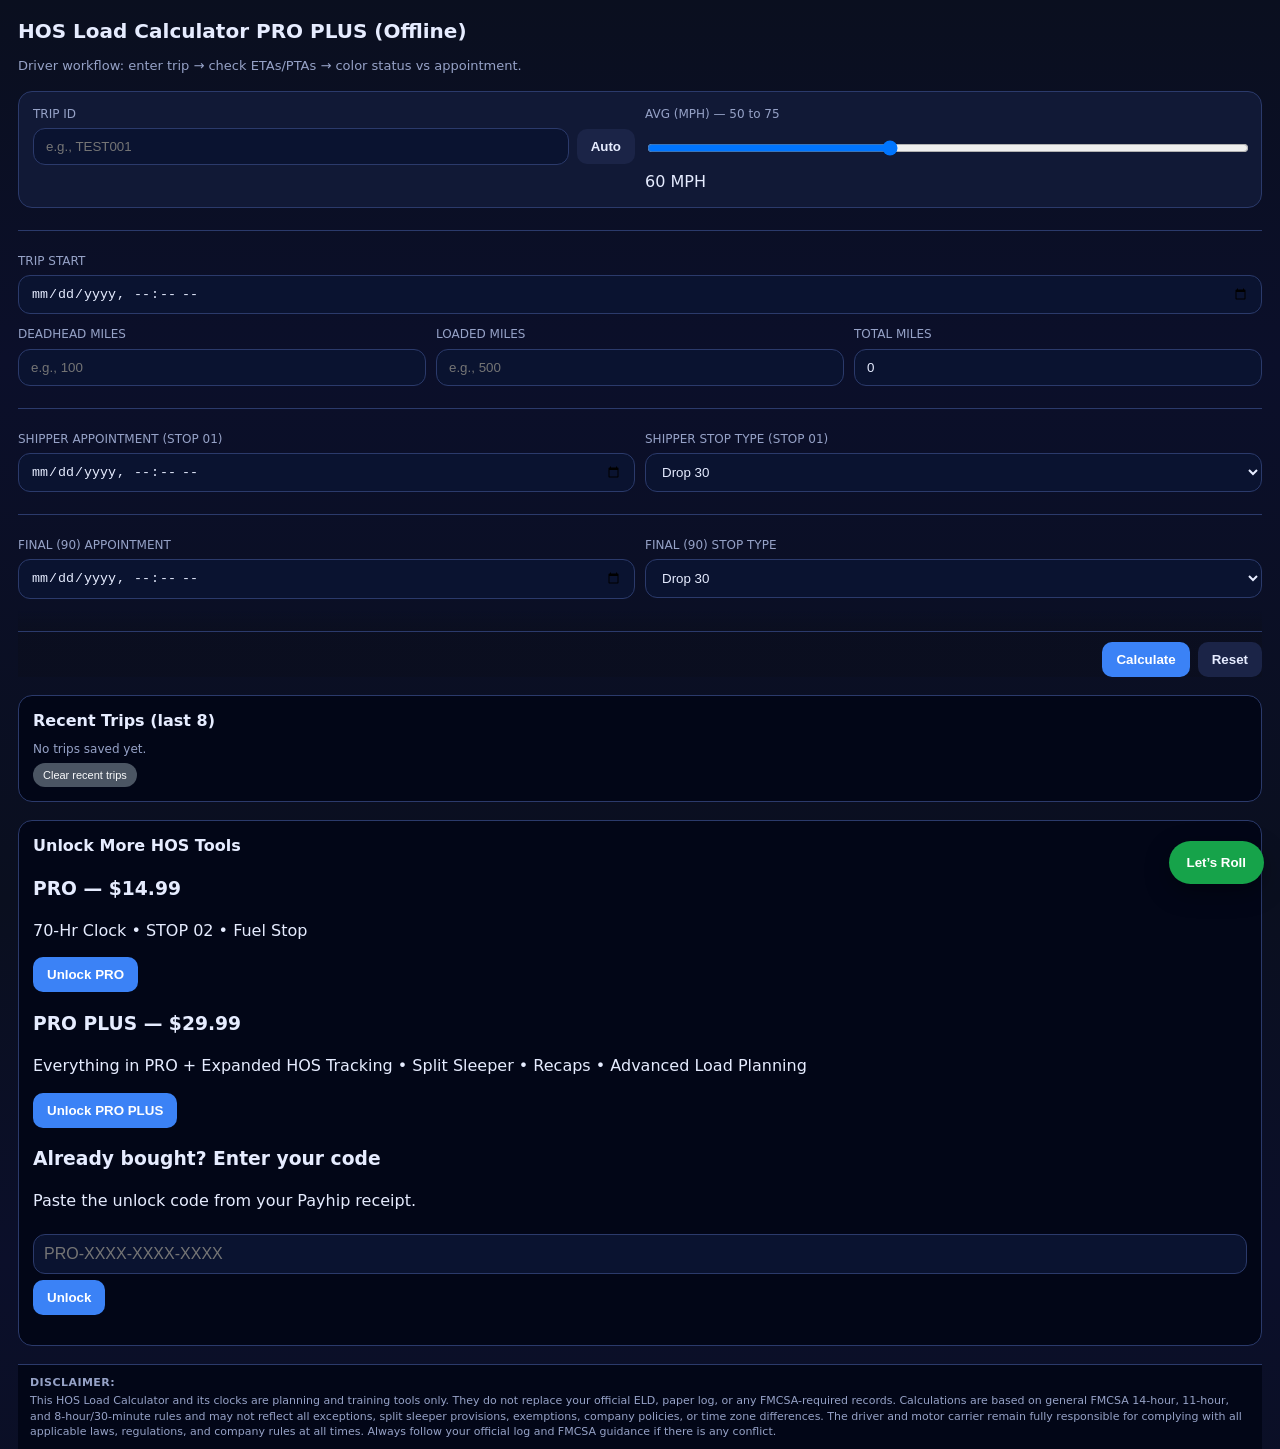
<file: index.html>
<!---
  © 2025 ArtsnCrabs / La'Toya Cramsey
 HOS Load Calculator PRO Plus (PWA Version)
 Version: Master-v7.0.0
  All rights reserved.

  This software and its associated assets (HTML, CSS, JavaScript, design,
  service worker, manifest, icons, and logic) are protected under U.S.
  intellectual property laws. No part of this application may be copied,
  reproduced, modified, sold, or distributed without explicit written
  permission from the owner.

  PRO PLUS VERSION:
- Includes all Base and PRO features
- 70-Hr / 8-Day clock tracking
- Optional STOP 02 (mid-stop) with miles split and ETA/PTA
- Optional fuel stop
- Expanded duty status tracking:
  On Duty, Driving, Break (30 min), Off Duty, Sleeper Berth, Off (End Day)
- Split Sleeper Analysis
- Recaps
- Latest Dispatch Time
- Appointment Feasibility
- Enhanced load planning and run-status decision support
-->
<!doctype html>
<html lang="en">
<head>
<meta charset="utf-8" />
<meta name="viewport" content="width=device-width,initial-scale=1" />
<title>HOS Load Calculator Pro Plus (Offline)</title>
<meta name="theme-color" content="#0f172a" />
  <link rel="manifest" href="/manifest.webmanifest">
  <link rel="stylesheet" href="styles.css">
<script>
  if ('serviceWorker' in navigator) {
 window.addEventListener('load', () => {
      navigator.serviceWorker.register('/sw.js')
        .then(reg => console.log('Service Worker registered!'))
        .catch(err => console.log('Service Worker failed: ', err));
    });
  }
</script>

<link rel="icon" sizes="192x192" href="icons/icon-192.png">
<link rel="apple-touch-icon" href="icons/icon-180.png">
</head>
<body>  
  <h1>HOS Load Calculator PRO PLUS (Offline)</h1>
  <div class="sub">Driver workflow: enter trip → check ETAs/PTAs → color status vs appointment.</div>

  <div class="grid">
    <div class="card">
      <div class="row cols-2">
        <div>
          <div class="label">TRIP ID</div>
          <div class="inline">
            <input id="tripId" placeholder="e.g., TEST001" />
            <button class="btn mutebtn" id="genId">Auto</button>
          </div>
        </div>
       <div>
  <div class="label">AVG (MPH) — 50 to 75</div>
  <input type="range" id="mph" min="50" max="75" value="60" step="1">
  <div class="val-display"><span id="mphVal">60</span> MPH</div>
</div>
<div id="proplus-cargo-weight">
  <div class="label">CARGO WEIGHT BRACKET</div>
<select id="cargoWeight" style="width:100%; padding:8px; border-radius:4px; border:1px solid #334155; background:#0f172a; color:#fff; font-family: inherit;">
    <option value="0">Empty / Light (0 - 19,999 lbs)</option>
    <option value="20000">Medium (20,000 - 40,000 lbs)</option>
    <option value="41000">Heavy (41,000 - 60,000 lbs)</option>
    <option value="61000">Max Load (61,000 - 80,000 lbs)</option>
  </select>
</div>
        </div>
      </div>

      <div class="hr"></div>
      <div class="row">
        <div>
          <div class="label">TRIP START</div>
          <input id="tripStart" type="datetime-local" />
        </div>
      </div>

      <div class="row cols-3">
        <div>
          <div class="label">DEADHEAD MILES</div>
          <input id="deadhead" type="number" inputmode="decimal" min="0" placeholder="e.g., 100" />
        </div>
        <div>
          <div class="label">LOADED MILES</div>
          <input id="loaded" type="number" inputmode="decimal" min="0" placeholder="e.g., 500" />
        </div>
        <div>
          <div class="label">TOTAL MILES</div>
          <input id="total" type="number" readonly tabindex="-1" />
        </div>
      </div>

      <div class="hr"></div>

      <div class="row cols-2">
        <div>
          <div class="label">SHIPPER APPOINTMENT (STOP 01)</div>
          <input id="shipperAppt" type="datetime-local" />
        </div>
        <div>
          <div class="label">SHIPPER STOP TYPE (STOP 01)</div>
          <select id="shipperStop">
            <option value="DROP30">Drop 30</option>
            <option value="DROP60">Drop 60</option>
            <option value="LIVE60">Live 60</option>
            <option value="LIVE120">Live 120</option>
            <option value="BACKHAUL90">Backhaul 90</option>
          </select>
        </div>
      </div>

      <!-- OPTIONAL STOP 02 (mid-stop) -->
<div id="pro-stop02">
  <div class="hr"></div>
  <div class="row">
        <div class="inline">
          <input id="stop2Enabled" type="checkbox" />
          <span class="pill">Enable STOP 02 (mid-stop)</span>
        </div>
      </div>

      <div id="stop2Fields" class="row cols-3" style="display:none">
        <div>
          <div class="label">STOP 02 APPOINTMENT</div>
          <input id="stop2Appt" type="datetime-local" />
        </div>
        <div>
          <div class="label">STOP 02 STOP TYPE</div>
          <select id="stop2Stop">
            <option value="DROP30">Drop 30</option>
            <option value="DROP60">Drop 60</option>
            <option value="LIVE60">Live 60</option>
            <option value="LIVE120">Live 120</option>
            <option value="BACKHAUL90">Backhaul 90</option>
          </select>
        </div>
        <div>
          <div class="label">MILES TO STOP 02 (of loaded)</div>
<input id="milesToStop2" type="number" inputmode="decimal" min="0" placeholder="e.g., 200" />
</div>
</div>
</div>
<!-- /STOP 02 -->

      <div class="hr"></div>

      <div class="row cols-2">
        <div>
          <div class="label">FINAL (90) APPOINTMENT</div>
          <input id="consAppt" type="datetime-local" />
        </div>
        <div>
          <div class="label">FINAL (90) STOP TYPE</div>
          <select id="consStop">
            <option value="DROP30">Drop 30</option>
            <option value="DROP60">Drop 60</option>
            <option value="LIVE60">Live 60</option>
            <option value="LIVE120">Live 120</option>
            <option value="BACKHAUL90">Backhaul 90</option>
          </select>
        </div>
      </div>

      <!-- FUEL STOP (single, clean block) -->
<div id="pro-fuel-stop">
  <div class="hr"></div>
  <div class="row cols-3">
        <!-- Enable fuel stop -->
        <div>
          <div class="label">FUEL STOP (Optional)</div>
          <div class="inline">
            <input id="fuelEnabled" type="checkbox" />
            <span class="pill">On-duty — no drive / break</span>
          </div>
        </div>

        <!-- Fuel time in minutes -->
        <div>
          <div class="label">FUEL TIME (MINUTES)</div>
          <input
            id="fuelMinutes"
            type="number"
            min="5"
            step="5"
            value="30"
            inputmode="numeric"
          />
        </div>

        <!-- Fuel timing location -->
        <div>
          <div class="label">FUEL TIMING</div>
          <select id="fuelWhen">
            <option value="before">Before shipper</option>
            <option value="afterShipper" selected>After shipper</option>
            <option value="afterConsignee">After final (90)</option>
          </select>
        </div>
      </div>
  </div>
      <!-- /FUEL STOP -->
            <!-- RECAP INPUTS -->
<div id="proplus-recaps">
  <div class="hr"></div>
      <div class="row">
        <div class="label">70-HR / 8-DAY RECAP INPUTS (OLDER → NEWER)</div>
      </div>

      <div class="row cols-3">
        <div>
          <div class="label">DAY 1 HOURS USED</div>
          <input id="recapDay1" type="number" inputmode="decimal" min="0" max="14" step="0.25" placeholder="e.g., 8" />
        </div>
        <div>
          <div class="label">DAY 2 HOURS USED</div>
          <input id="recapDay2" type="number" inputmode="decimal" min="0" max="14" step="0.25" placeholder="e.g., 9" />
        </div>
        <div>
          <div class="label">DAY 3 HOURS USED</div>
          <input id="recapDay3" type="number" inputmode="decimal" min="0" max="14" step="0.25" placeholder="e.g., 7" />
        </div>
      </div>

      <div class="row cols-3">
        <div>
          <div class="label">DAY 4 HOURS USED</div>
          <input id="recapDay4" type="number" inputmode="decimal" min="0" max="14" step="0.25" placeholder="e.g., 10" />
        </div>
        <div>
          <div class="label">DAY 5 HOURS USED</div>
          <input id="recapDay5" type="number" inputmode="decimal" min="0" max="14" step="0.25" placeholder="e.g., 8" />
        </div>
        <div>
          <div class="label">DAY 6 HOURS USED</div>
          <input id="recapDay6" type="number" inputmode="decimal" min="0" max="14" step="0.25" placeholder="e.g., 9" />
        </div>
      </div>

      <div class="row cols-2">
        <div>
          <div class="label">DAY 7 HOURS USED</div>
          <input id="recapDay7" type="number" inputmode="decimal" min="0" max="14" step="0.25" placeholder="e.g., 6" />
        </div>
        <div>
          <div class="label">DAY 8 HOURS USED</div>
          <input id="recapDay8" type="number" inputmode="decimal" min="0" max="14" step="0.25" placeholder="e.g., 11" />
        </div>
            </div>
    </div>
    <!-- /RECAP INPUTS -->
      <div class="stickyfoot">
        <div class="hr"></div>
        <div class="inline right">
          <button id="calc" class="btn">Calculate</button>
          <button id="reset" class="btn mutebtn">Reset</button>
        </div>
      </div>

    </div>

    <div class="card" id="results" style="display:none">
      <div class="label">Driver Output</div>

      <!-- SHIPPER / STOP 01 -->
      <div class="row">
        <div class="capsule" id="etaShCaps">
          <div>ETA TO SHIPPER (STOP 01)</div>
          <div class="stat" id="etaShStat">—</div>
        </div>
        <div class="small note" id="etaShExplain"></div>
      </div>

      <div class="row">
        <div class="capsule">
          <div>PTA AFTER STOP 01</div>
          <div class="stat pill" id="ptaShVal">—</div>
        </div>
      </div>

      <!-- STOP 02 (optional) -->
      <div id="stop2Results" style="display:none">
        <div class="row">
          <div class="capsule" id="etaSt2Caps">
            <div>ETA TO STOP 02</div>
            <div class="stat" id="etaSt2Stat">—</div>
          </div>
          <div class="small note" id="etaSt2Explain"></div>
        </div>

        <div class="row">
          <div class="capsule">
            <div>PTA AFTER STOP 02</div>
            <div class="stat pill" id="ptaSt2Val">—</div>
          </div>
        </div>
      </div>
      <!-- /STOP 02 -->

      <!-- FINAL (90) -->
      <div class="row">
        <div class="capsule" id="etaCoCaps">
          <div>ETA TO FINAL (90)</div>
          <div class="stat" id="etaCoStat">—</div>
        </div>
        <div class="small note" id="etaCoExplain"></div>
      </div>

      <div class="row">
        <div class="capsule">
          <div>PTA AFTER FINAL (90)</div>
          <div class="stat pill" id="ptaCoVal">—</div>
        </div>
      </div>
      <div id="proplus-split-sleeper">
      <div class="row">
  <div class="capsule">
    <div>SPLIT SLEEPER ANALYSIS</div>
    <div class="stat pill" id="splitFeasible">NOT RUN</div>
  </div>
</div>
      
<div class="row">
  <div class="capsule">
    <div>RECOMMENDED SPLIT</div>
    <div class="stat pill" id="splitType">—</div>
  </div>
</div>

<div class="row">
  <div class="capsule">
    <div>GO OFF DUTY</div>
    <div class="stat pill" id="splitOffStart">—</div>
  </div>
</div>

<div class="row">
  <div class="capsule">
    <div>RETURN TO DUTY</div>
    <div class="stat pill" id="splitOffEnd">—</div>
  </div>
</div>

<div class="row">
  <div class="capsule">
    <div>UPDATED ETA TO FINAL</div>
<div class="stat pill" id="splitEtaFinal">—</div>
</div>
</div>
</div>
<!-- /FINAL (90) -->
<!-- RECAP RESULTS -->
<div id="proplus-recap-results">
  <div class="row">
        <div class="capsule">
          <div>70-HR USED (8 DAYS)</div>
          <div class="stat pill" id="recapUsed">—</div>
        </div>
      </div>

      <div class="row">
        <div class="capsule">
          <div>70-HR AVAILABLE NOW</div>
          <div class="stat pill" id="recapAvailable">—</div>
        </div>
      </div>

      <div class="row">
        <div class="capsule">
          <div>RECAP GAIN TOMORROW</div>
          <div class="stat pill" id="recapTomorrow">—</div>
        </div>
      </div>
</div>
      <!-- /RECAP RESULTS -->
            <!-- LATEST DISPATCH RESULTS -->
<div id="proplus-latest-dispatch">
  <div class="row">
        <div class="capsule">
          <div>LATEST DISPATCH TO MAKE SHIPPER</div>
          <div class="stat pill" id="latestDispatchShipper">—</div>
        </div>
      </div>

      <div class="row">
        <div class="capsule">
          <div>LATEST DISPATCH TO MAKE FINAL</div>
          <div class="stat pill" id="latestDispatchFinal">—</div>
        </div>
      </div>
  </div>
      <!-- /LATEST DISPATCH RESULTS -->
            <!-- APPOINTMENT FEASIBILITY RESULTS -->
<div id="proplus-appointment-feasibility">
  <div class="row">
        <div class="capsule">
          <div>SHIPPER FEASIBILITY</div>
          <div class="stat pill" id="shipperFeasibility">—</div>
        </div>
      </div>

      <div class="row">
        <div class="capsule">
          <div>FINAL FEASIBILITY</div>
          <div class="stat pill" id="finalFeasibility">—</div>
        </div>
      </div>
</div>
      
  <div id="proplus-load-run-status">      
      <div class="row">
        <div class="capsule">
          <div>LOAD RUN STATUS</div>
          <div class="stat pill" id="loadRunStatus">—</div>
        </div>
      </div>
</div>                        
      <div class="hr"></div>
      <div class="note">
        • Auto 30-min rest break is included when total driving ≥ 8h.<br>
        • Long loads use 450 miles / 9-hr safety limit per day (11-hr legal ceiling) with 10-hr resets.<br>
        • Status colors compare ETA against the appointment (on-time ≤60m early = green; >60m early = yellow; ≥1m late = red).
        • Sleeper Berth behaves as Off Duty in the PRO version. Split-sleeper calculations are available in PRO+.
      </div>
      <div class="note" style="margin-top:10px">
        © 2025 Toya Cramsey (ArtsnCrabs). All rights reserved. For guidance only — driver remains responsible for HOS compliance.
      </div>
    </div>
  </div>

  <!-- HOS clocks section (PRO: includes 70-Hr / 8-Day card) -->
<div id="pro-hos-clocks">
  <section id="hos-clocks" class="hos-section">
    <h2>HOS Clocks</h2>

    <div class="hos-clock-grid">
      <!-- 14-Hour On-Duty Window -->
      <div class="hos-clock-card">
        <h3>14-Hr On-Duty Window</h3>
        <div id="duty-window-time" class="hos-time">14:00:00</div>
        <div id="duty-window-status" class="hos-status">Not started</div>
      </div>

      <!-- 11-Hr Drive Time -->
      <div class="hos-clock-card">
        <h3>11-Hr Drive Time</h3>
        <div id="drive-time" class="hos-time">11:00:00</div>
        <div id="drive-status" class="hos-status">Not started</div>
      </div>

      <!-- 8-Hr / 30-Min Break -->
      <div class="hos-clock-card">
        <h3>8-Hr / 30-Min Break</h3>
        <div id="break-clock-time" class="hos-time">08:00:00</div>
        <div id="break-clock-status" class="hos-status">
          Not started
        </div>
      </div>

      <!-- 70-Hr / 8-Day Clock -->
      <div class="hos-clock-card">
        <h3>70-Hr / 8-Day Clock</h3>
        <div id="weekly-70-time" class="hos-time">70:00:00</div>
        <div id="weekly-70-status" class="hos-status">
          Not started
        </div>
        <div style="margin-top:8px; font-size:11px; color:var(--muted);">
          Tracks total ON DUTY + DRIVING time over the last 8 days.
        </div>
        <button id="btn-reset-70" class="hos-status-btn" style="margin-top:8px; font-size:11px;">
          Reset 70-Hr (after legal 34-hr restart)
        </button>
      </div>
    </div>

    <div class="hos-controls">
      <div class="hos-status-buttons">
        <span>Duty Status:</span>
<button data-status="ON_DUTY" class="hos-status-btn">On Duty</button>
<button data-status="DRIVING" class="hos-status-btn">Driving</button>
<button data-status="BREAK" class="hos-status-btn">Break (30 min)</button>
<button data-status="OFF_DUTY" class="hos-status-btn">Off Duty</button>
<button data-status="SLEEPER" class="hos-status-btn">Sleeper Berth</button>
<button data-status="OFF" class="hos-status-btn">Off (End Day)</button>
          <div>
      <button id="btn-reset-hos" class="hos-reset">
        Reset HOS (after legal 10-hr break)
      </button>
    </div>
  </section>
</div>

<!-- Recent trips -->

  <!-- Recent trips -->
  <section id="recent-trips" class="hos-section">
    <h2>Recent Trips (last 8)</h2>
    <div id="recentTripsList" class="recent-list note">
      No trips saved yet.
    </div>
    <button id="clearTrips">Clear recent trips</button>
  </section>

<!-- Upgrade Options -->
<section id="upgrade-options" class="hos-section">
  <h2>Unlock More HOS Tools</h2>

  <div class="upgrade-card">
    <h3>PRO — $14.99</h3>
    <p>70-Hr Clock • STOP 02 • Fuel Stop</p>
    <button id="upgrade-pro" class="btn">
      Unlock PRO
    </button>
   <script>
  document.getElementById("upgrade-pro").addEventListener("click", function () {
    window.HOS_PLAY_BILLING.purchasePro();
  });
</script> 
  </div>

  <div class="upgrade-card">
    <h3>PRO PLUS — $29.99</h3>
    <p>
      Everything in PRO + Expanded HOS Tracking •
      Split Sleeper • Recaps • Advanced Load Planning
    </p>
    <button id="upgrade-pro-plus" class="btn">
      Unlock PRO PLUS
    </button>
    <script>
  document.getElementById("upgrade-pro-plus").addEventListener("click", function () {
    window.HOS_PLAY_BILLING.purchaseProPlus();
  });
</script>
  </div>
</section>      
      
  <!-- Disclaimer -->
  <footer id="hos-disclaimer" class="hos-disclaimer">
    <strong>Disclaimer:</strong>
    <span>
      This HOS Load Calculator and its clocks are planning and training tools only.
      They do not replace your official ELD, paper log, or any FMCSA-required
      records. Calculations are based on general FMCSA 14-hour, 11-hour, and
      8-hour/30-minute rules and may not reflect all exceptions, split sleeper
      provisions, exemptions, company policies, or time zone differences. The
      driver and motor carrier remain fully responsible for complying with all
      applicable laws, regulations, and company rules at all times. Always follow
      your official log and FMCSA guidance if there is any conflict.
    </span>
  </footer>

  <!-- Floating Let’s Roll button (HOS clocks only) -->
  <button class="fab" id="btn-lets-roll">Let’s Roll</button>

<script src="js/features.js"></script>
<script src="js/play-billing.js"></script>
<script src="js/unlock-codes.js"></script>
<script src="js/app.js"></script>

<script>
  window.addEventListener("load", function () {

    if (
      window.HOS_PLAY_BILLING &&
      typeof window.HOS_PLAY_BILLING.initialize === "function"
    ) {
      window.HOS_PLAY_BILLING.initialize();
    }

  });
</script>

</body>
</html>
</file>
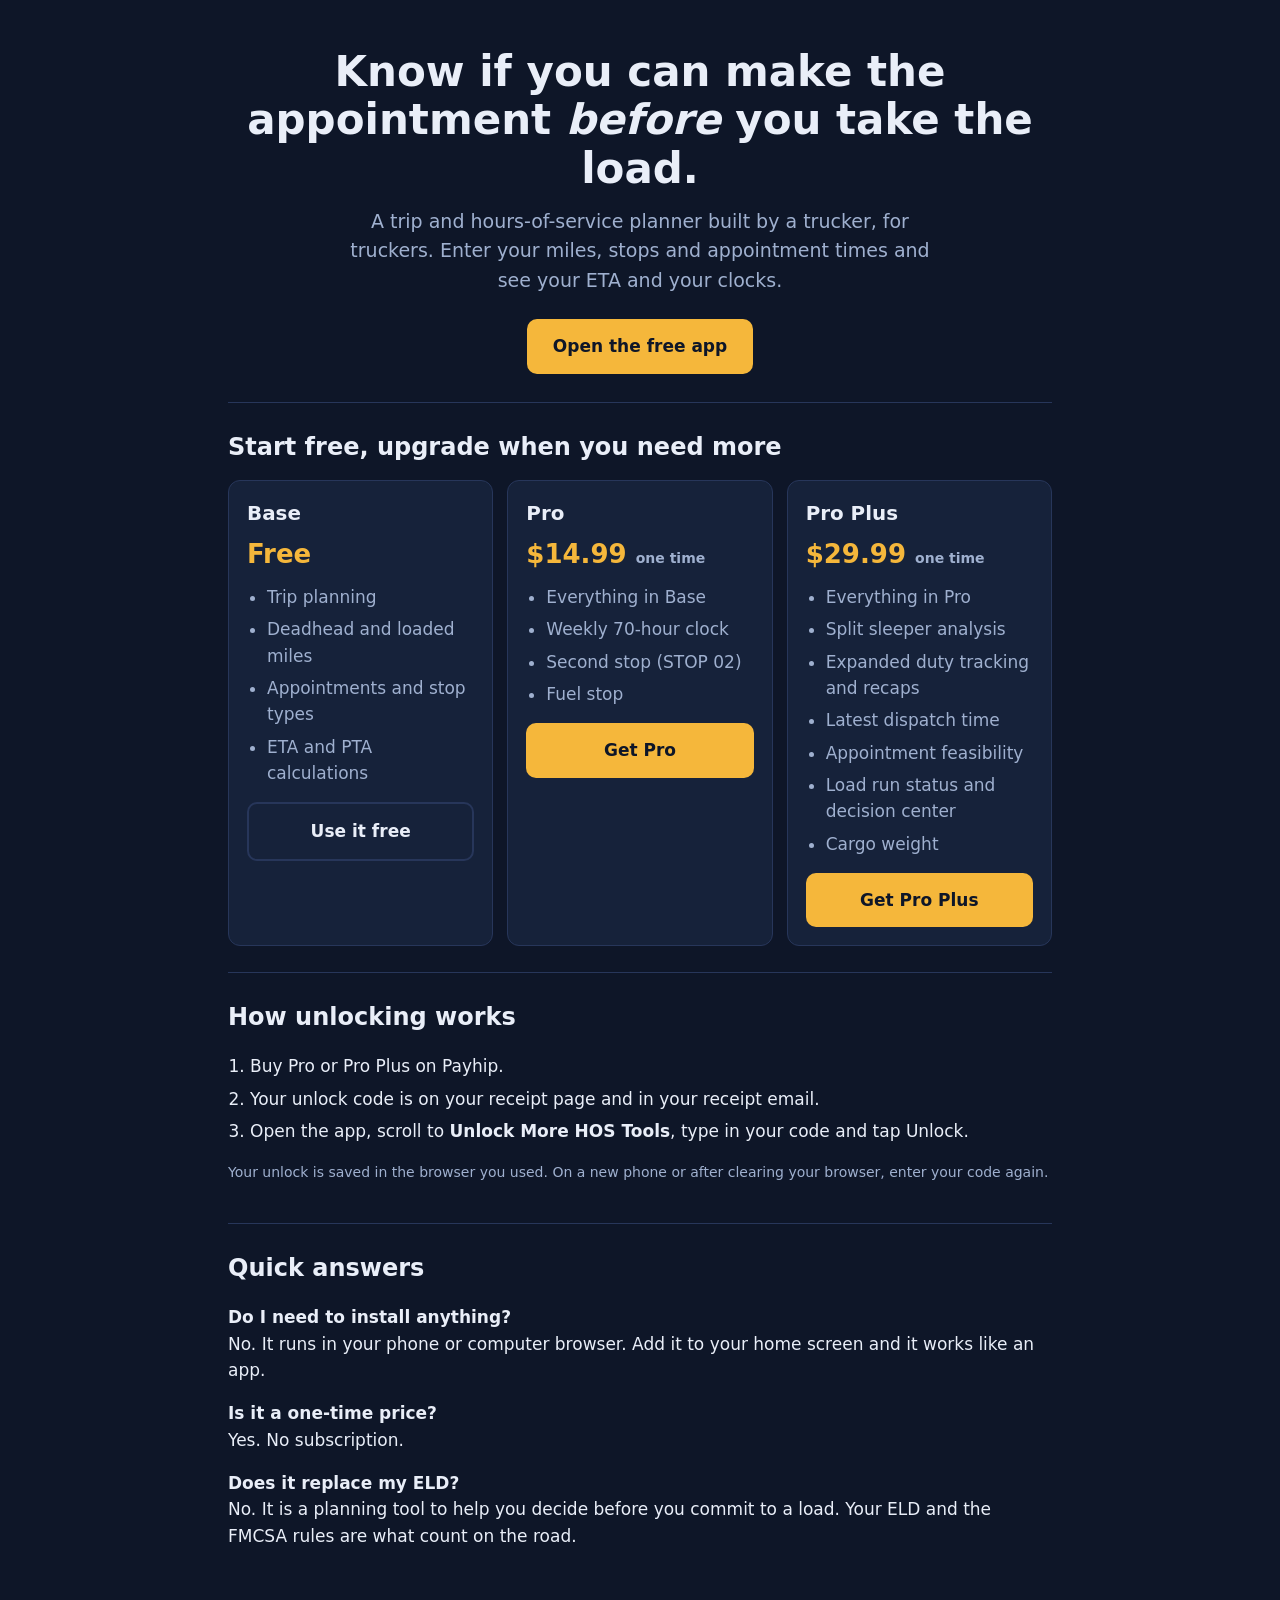
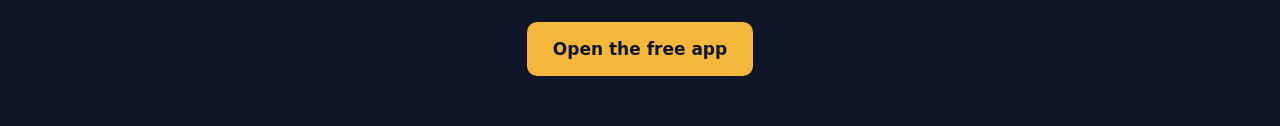
<file: learn.html>
<!DOCTYPE html>
<html lang="en">
<head>
<meta charset="utf-8">
<meta name="viewport" content="width=device-width, initial-scale=1">
<title>HOS Load Calculator | Trip &amp; HOS Planner for Truckers</title>
<meta name="description" content="Plan your trip, ETA, appointments and hours before you accept the load. Free to use. Upgrade for split sleeper, recaps and more.">
<style>
:root{--bg:#0e1628;--card:#16223a;--line:#27365a;--text:#e9eef8;--mute:#9fb0cf;--gold:#f5b73b;--ink:#0e1628}
*{box-sizing:border-box}
body{margin:0;background:var(--bg);color:var(--text);font:17px/1.55 system-ui,-apple-system,"Segoe UI",Roboto,Arial,sans-serif}
.wrap{max-width:860px;margin:0 auto;padding:0 18px}
header{padding:48px 0 28px;text-align:center}
h1{font-size:clamp(28px,6vw,42px);line-height:1.15;margin:0 0 14px}
h2{font-size:24px;margin:0 0 14px}
p.lead{color:var(--mute);font-size:19px;margin:0 auto 24px;max-width:600px}
.btn{display:inline-block;background:var(--gold);color:var(--ink);font-weight:700;text-decoration:none;padding:14px 26px;border-radius:10px}
.btn.alt{background:transparent;color:var(--text);border:2px solid var(--line)}
section{padding:26px 0;border-top:1px solid var(--line)}
.grid{display:grid;gap:14px}
@media(min-width:720px){.grid.three{grid-template-columns:repeat(3,1fr)}}
.card{background:var(--card);border:1px solid var(--line);border-radius:12px;padding:18px}
.card h3{margin:0 0 4px}
.price{color:var(--gold);font-size:26px;font-weight:700;margin:0 0 10px}
.card ul{margin:0 0 16px;padding-left:20px;color:var(--mute)}
.card .btn{display:block;text-align:center}
ol{padding-left:22px}
li{margin-bottom:6px}
.fine{color:var(--mute);font-size:14px}
footer{padding:30px 0 50px;text-align:center}
</style>
</head>
<body>
<div class="wrap">

<header>
  <h1>Know if you can make the appointment <em>before</em> you take the load.</h1>
  <p class="lead">A trip and hours-of-service planner built by a trucker, for truckers. Enter your miles, stops and appointment times and see your ETA and your clocks.</p>
  <a class="btn" href="https://hos-load-calculator-pro-plus.netlify.app/">Open the free app</a>
</header>

<section>
  <h2>Start free, upgrade when you need more</h2>
  <div class="grid three">
    <div class="card">
      <h3>Base</h3>
      <p class="price">Free</p>
      <ul>
        <li>Trip planning</li>
        <li>Deadhead and loaded miles</li>
        <li>Appointments and stop types</li>
        <li>ETA and PTA calculations</li>
      </ul>
      <a class="btn alt" href="https://hos-load-calculator-pro-plus.netlify.app/">Use it free</a>
    </div>
    <div class="card">
      <h3>Pro</h3>
      <p class="price">$14.99 <span class="fine">one time</span></p>
      <ul>
        <li>Everything in Base</li>
        <li>Weekly 70-hour clock</li>
        <li>Second stop (STOP 02)</li>
        <li>Fuel stop</li>
      </ul>
      <a class="btn" href="https://payhip.com/b/Tt7Al">Get Pro</a>
    </div>
    <div class="card">
      <h3>Pro Plus</h3>
      <p class="price">$29.99 <span class="fine">one time</span></p>
      <ul>
        <li>Everything in Pro</li>
        <li>Split sleeper analysis</li>
        <li>Expanded duty tracking and recaps</li>
        <li>Latest dispatch time</li>
        <li>Appointment feasibility</li>
        <li>Load run status and decision center</li>
        <li>Cargo weight</li>
      </ul>
      <a class="btn" href="https://payhip.com/b/5xJeF">Get Pro Plus</a>
    </div>
  </div>
</section>

<section>
  <h2>How unlocking works</h2>
  <ol>
    <li>Buy Pro or Pro Plus on Payhip.</li>
    <li>Your unlock code is on your receipt page and in your receipt email.</li>
    <li>Open the app, scroll to <strong>Unlock More HOS Tools</strong>, type in your code and tap Unlock.</li>
  </ol>
  <p class="fine">Your unlock is saved in the browser you used. On a new phone or after clearing your browser, enter your code again.</p>
</section>

<section>
  <h2>Quick answers</h2>
  <p><strong>Do I need to install anything?</strong><br>No. It runs in your phone or computer browser. Add it to your home screen and it works like an app.</p>
  <p><strong>Is it a one-time price?</strong><br>Yes. No subscription.</p>
  <p><strong>Does it replace my ELD?</strong><br>No. It is a planning tool to help you decide before you commit to a load. Your ELD and the FMCSA rules are what count on the road.</p>
</section>

<footer>
  <a class="btn" href="https://hos-load-calculator-pro-plus.netlify.app/">Open the free app</a>
</footer>

</div>
</body>
</html>
</file>
<file: styles.css>
:root{
    --bg:#0b1020; --card:#111936; --ink:#e6ecff; --muted:#96a2c7;
    --accent:#3b82f6; --ok:#16a34a; --warn:#eab308; --late:#dc2626; --chip:#1f2a4d;
    --outline:#2b3a6b;
  }
  *{box-sizing:border-box} html,body{height:100%}
  body{
    margin:0; background:linear-gradient(180deg,#0a0f1f, #0b0f2a 40%, #0a0f1f);
    color:var(--ink); font:500 16px/1.35 system-ui, -apple-system, Segoe UI, Roboto, Inter, sans-serif;
    -webkit-font-smoothing:antialiased; padding:18px;
  }
  h1{font-size:20px;margin:0 0 12px}
  .sub{color:var(--muted); font-size:13px; margin:4px 0 16px}
  .grid{display:grid; gap:12px}
  .card{background:var(--card); border:1px solid var(--outline); border-radius:14px; padding:14px}
  .row{display:grid; gap:10px}
  .row.cols-2{grid-template-columns:1fr 1fr}
  .row.cols-3{grid-template-columns:1fr 1fr 1fr}
  .label{font-size:12px;color:var(--muted); margin-bottom:6px}
  input, select{
    width:100%; background:#0a1330; color:var(--ink);
    border:1px solid var(--outline); border-radius:12px; padding:10px 12px; outline:none;
  }
  input[type="range"]{height:36px; padding:0}
  .inline{display:flex; gap:8px; align-items:center}
  .btn{
    background:var(--accent); color:white; border:none; padding:10px 14px; border-radius:10px;
    font-weight:600; cursor:pointer
  }
  .mutebtn{background:#1b2447; color:var(--ink)}
  .capsule{
    display:flex; justify-content:space-between; align-items:center;
    background:var(--chip); border:1px solid var(--outline); border-radius:999px; padding:10px 14px;
    font-weight:600
  }
  .stat{padding:4px 10px; border-radius:999px; font-size:12px; font-weight:800}
  .ok{background:color-mix(in oklab, var(--ok) 25%, transparent); border:1px solid var(--ok)}
  .warn{background:color-mix(in oklab, var(--warn) 25%, transparent); border:1px solid var(--warn)}
  .late{background:color-mix(in oklab, var(--late) 25%, transparent); border:1px solid var(--late)}
  .note{color:var(--muted); font-size:12px}
  .hr{height:1px;background:var(--outline); margin:10px 0}
  .pill{background:#0c1537; padding:6px 10px; border-radius:999px; border:1px solid var(--outline); font-size:12px}
  .right{justify-content:flex-end}
  .stickyfoot{position:sticky; bottom:0; padding-top:10px; background:linear-gradient(180deg,transparent, rgba(11,15,32,.95) 30%);}
  .fab{
    position:fixed; right:16px; bottom:16px; z-index:9999;
    background:var(--ok); color:white; border:none; border-radius:999px;
    padding:14px 18px; font-weight:800; box-shadow:0 8px 24px rgba(0,0,0,.35); cursor:pointer;
  }
  .fab:active{transform:translateY(1px)}

  /* HOS clocks layout */
  .hos-section {
    margin-top: 18px;
    padding: 14px;
    border-radius: 14px;
    border: 1px solid var(--outline);
    background:#020617;
  }
  .hos-section h2 {
    margin: 0 0 10px;
    font-size: 16px;
  }
  .hos-clock-grid {
    display: grid;
    grid-template-columns: repeat(auto-fit, minmax(190px,1fr));
    gap: 10px;
    margin-bottom: 10px;
  }
  .hos-clock-card {
    padding: 10px;
    border-radius: 12px;
    border: 1px solid var(--outline);
    background:#0b1120;
  }
  .hos-time {
    font-size: 1.2rem;
    font-weight: 600;
    margin-top: 4px;
  }
  .hos-status {
    font-size: 11px;
    margin-top: 4px;
    color: var(--muted);
  }
  .hos-controls {
    display:flex;
    flex-direction:column;
    gap:6px;
    margin-top:8px;
  }
  .hos-status-buttons {
    display:flex;
    flex-wrap:wrap;
    gap:6px;
    align-items:center;
    font-size:12px;
  }
  .hos-status-btn,
  #btn-reset-hos {
    padding:6px 10px;
    border-radius:999px;
    border:none;
    cursor:pointer;
    background:#1f2937;
    color:#f9fafb;
    font-size:12px;
  }
  .hos-status-btn.active {
    outline:2px solid #10b981;
    background:#065f46;
  }
  #btn-reset-hos {
    background:#4b5563;
    font-size:11px;
  }
  .hos-expired {
    color:#f97373;
  }
  .hos-warning {
    color:#facc15;
  }

  /* Recent trips */
  .recent-list {
    margin-top:6px;
    font-size:12px;
  }
  .recent-trip {
    padding:6px 8px;
    border-radius:8px;
    border:1px solid var(--outline);
    margin-bottom:4px;
    background:#020617;
  }
  .recent-trip-title {
    font-weight:600;
    font-size:12px;
  }
  .recent-trip-meta {
    font-size:11px;
    color:var(--muted);
  }
  #clearTrips {
    margin-top:6px;
    padding:6px 10px;
    border-radius:999px;
    border:none;
    background:#4b5563;
    color:#f9fafb;
    font-size:11px;
    cursor:pointer;
  }

  .hos-disclaimer {
    margin-top: 18px;
    padding: 10px 12px;
    font-size: 11px;
    line-height: 1.4;
    border-top: 1px solid var(--outline);
    color: var(--muted);
    background:#020617;
  }
  .hos-disclaimer strong {
    display:block;
    margin-bottom:3px;
    text-transform:uppercase;
    letter-spacing:0.04em;
  }
</file>
